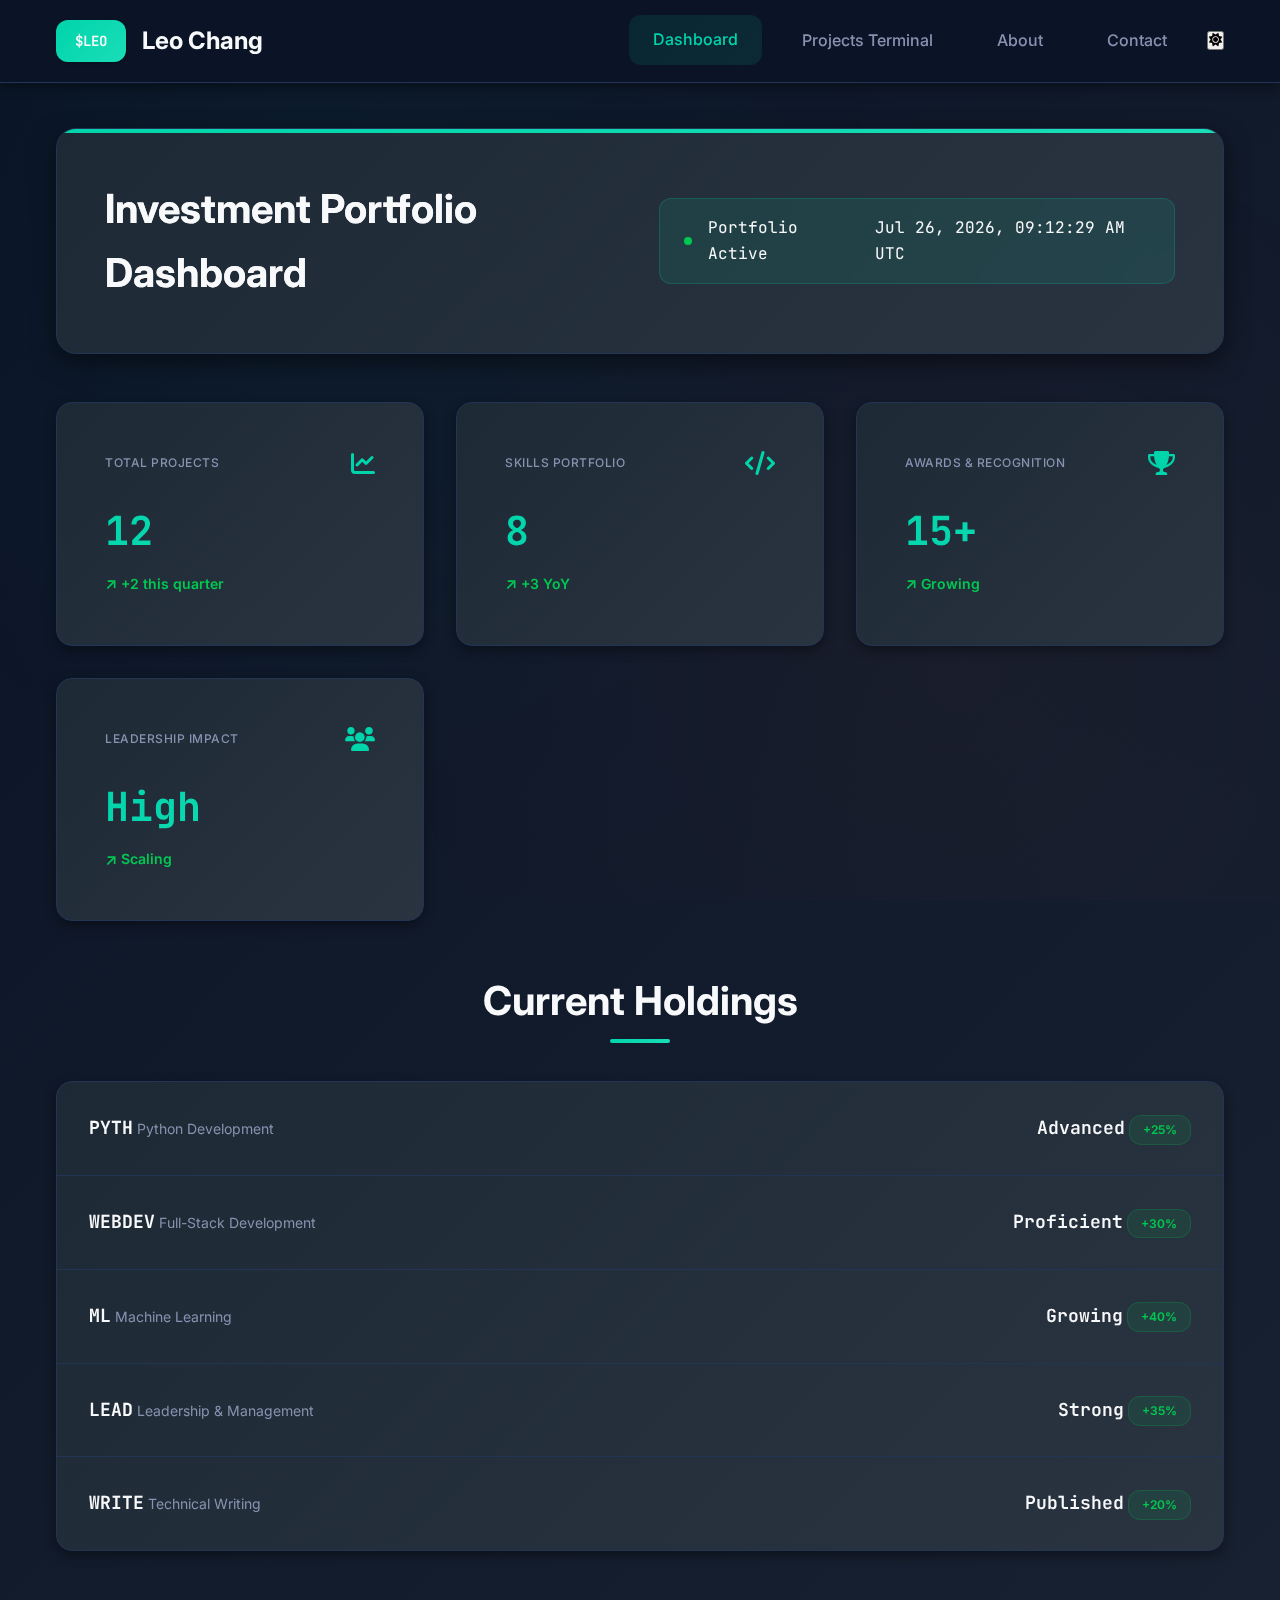
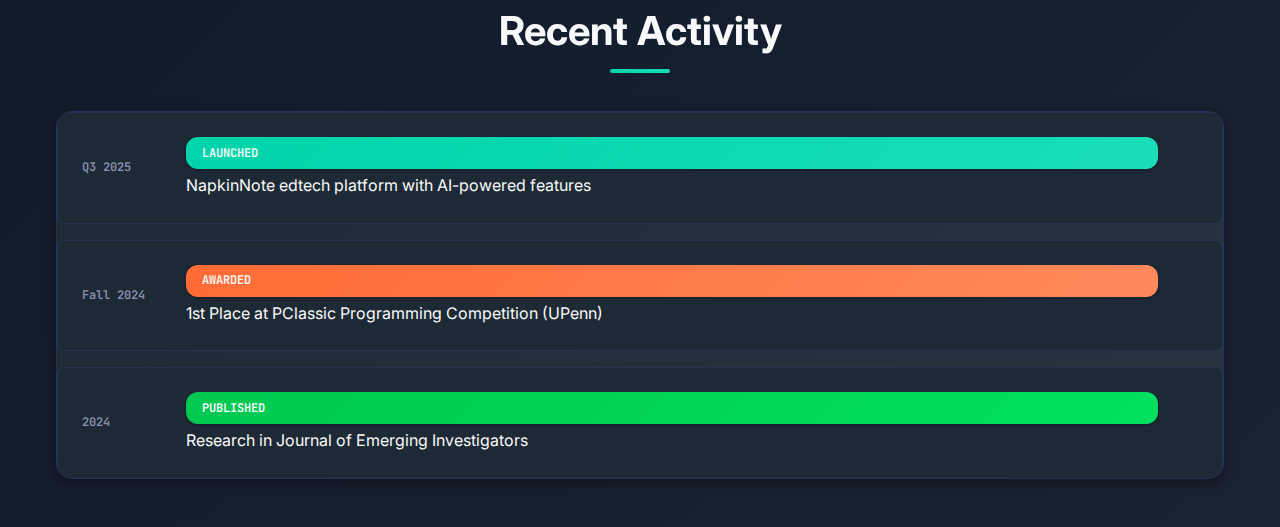
<file: index.html>
<!DOCTYPE html>
<html lang="en">
<head>
    <meta charset="UTF-8">
    <meta name="viewport" content="width=device-width, initial-scale=1.0">
    <title>Leo Chang | Investment Portfolio</title>
    <link rel="stylesheet" href="assets/css/styles.css">
    <link rel="preconnect" href="https://fonts.googleapis.com">
    <link rel="preconnect" href="https://fonts.gstatic.com" crossorigin>
    <link href="https://fonts.googleapis.com/css2?family=Montserrat:wght@400;600;700&family=Inter:wght@300;400;500&family=JetBrains+Mono:wght@400;500&display=swap" rel="stylesheet">
    <link rel="stylesheet" href="https://cdnjs.cloudflare.com/ajax/libs/font-awesome/6.0.0/css/all.min.css">
</head>
<body class="light-theme">
    <nav class="navbar">
        <div class="nav-container">
            <div class="nav-brand">
                <span class="ticker">$LEO</span>
                <span class="brand-text">Leo Chang</span>
            </div>
            <div class="nav-links">
                <a href="#dashboard" class="nav-link active">Dashboard</a>
                <a href="#terminal" class="nav-link">Projects Terminal</a>
                <a href="#about" class="nav-link">About</a>
                <a href="#contact" class="nav-link">Contact</a>
                <button class="theme-toggle" id="themeToggle">
                    <i class="fas fa-sun"></i>
                </button>
            </div>
        </div>
    </nav>

    <main>
        <!-- Dashboard Section -->
        <section id="dashboard" class="section active">
            <div class="container">
                <div class="dashboard-header">
                    <h1 class="main-title">Investment Portfolio Dashboard</h1>
                    <div class="market-status">
                        <span class="status-indicator positive"></span>
                        <span>Portfolio Active</span>
                        <span class="timestamp" id="timestamp"></span>
                    </div>
                </div>

                <!-- Key Metrics -->
                <div class="metrics-grid">
                    <div class="metric-card">
                        <div class="metric-header">
                            <span class="metric-label">Total Projects</span>
                            <i class="fas fa-chart-line metric-icon"></i>
                        </div>
                        <div class="metric-value">12</div>
                        <div class="metric-change positive">+2 this quarter</div>
                    </div>

                    <div class="metric-card">
                        <div class="metric-header">
                            <span class="metric-label">Skills Portfolio</span>
                            <i class="fas fa-code metric-icon"></i>
                        </div>
                        <div class="metric-value">8</div>
                        <div class="metric-change positive">+3 YoY</div>
                    </div>

                    <div class="metric-card">
                        <div class="metric-header">
                            <span class="metric-label">Awards & Recognition</span>
                            <i class="fas fa-trophy metric-icon"></i>
                        </div>
                        <div class="metric-value">15+</div>
                        <div class="metric-change positive">Growing</div>
                    </div>

                    <div class="metric-card">
                        <div class="metric-header">
                            <span class="metric-label">Leadership Impact</span>
                            <i class="fas fa-users metric-icon"></i>
                        </div>
                        <div class="metric-value">High</div>
                        <div class="metric-change positive">Scaling</div>
                    </div>
                </div>

                <!-- Holdings/Skills Portfolio -->
                <div class="portfolio-section">
                    <h2 class="section-title">Current Holdings</h2>
                    <div class="holdings-grid">
                        <div class="holding-item">
                            <div class="holding-info">
                                <span class="holding-symbol">PYTH</span>
                                <span class="holding-name">Python Development</span>
                            </div>
                            <div class="holding-metrics">
                                <span class="holding-price positive">Advanced</span>
                                <span class="holding-change positive">+25%</span>
                            </div>
                        </div>

                        <div class="holding-item">
                            <div class="holding-info">
                                <span class="holding-symbol">WEBDEV</span>
                                <span class="holding-name">Full-Stack Development</span>
                            </div>
                            <div class="holding-metrics">
                                <span class="holding-price positive">Proficient</span>
                                <span class="holding-change positive">+30%</span>
                            </div>
                        </div>

                        <div class="holding-item">
                            <div class="holding-info">
                                <span class="holding-symbol">ML</span>
                                <span class="holding-name">Machine Learning</span>
                            </div>
                            <div class="holding-metrics">
                                <span class="holding-price positive">Growing</span>
                                <span class="holding-change positive">+40%</span>
                            </div>
                        </div>

                        <div class="holding-item">
                            <div class="holding-info">
                                <span class="holding-symbol">LEAD</span>
                                <span class="holding-name">Leadership & Management</span>
                            </div>
                            <div class="holding-metrics">
                                <span class="holding-price positive">Strong</span>
                                <span class="holding-change positive">+35%</span>
                            </div>
                        </div>

                        <div class="holding-item">
                            <div class="holding-info">
                                <span class="holding-symbol">WRITE</span>
                                <span class="holding-name">Technical Writing</span>
                            </div>
                            <div class="holding-metrics">
                                <span class="holding-price positive">Published</span>
                                <span class="holding-change positive">+20%</span>
                            </div>
                        </div>
                    </div>
                </div>

                <!-- Recent Activity -->
                <div class="activity-section">
                    <h2 class="section-title">Recent Activity</h2>
                    <div class="activity-feed">

                        <div class="activity-item">
                            <div class="activity-time">Q3 2025</div>
                            <div class="activity-content">
                                <span class="activity-type buy">LAUNCHED</span>
                                <span class="activity-description">NapkinNote edtech platform with AI-powered features</span>
                            </div>
                        </div>

                        <div class="activity-item">
                            <div class="activity-time">Fall 2024</div>
                            <div class="activity-content">
                                <span class="activity-type achievement">AWARDED</span>
                                <span class="activity-description">1st Place at PClassic Programming Competition (UPenn)</span>
                            </div>
                        </div>

                        <div class="activity-item">
                            <div class="activity-time">2024</div>
                            <div class="activity-content">
                                <span class="activity-type published">PUBLISHED</span>
                                <span class="activity-description">Research in Journal of Emerging Investigators</span>
                            </div>
                        </div>
                    </div>
                </div>
            </div>
        </section>

        <!-- Terminal Section -->
        <section id="terminal" class="section">
            <div class="container">
                <div class="terminal-container">
                    <div class="terminal-header">
                        <div class="terminal-controls">
                            <span class="control close"></span>
                            <span class="control minimize"></span>
                            <span class="control maximize"></span>
                        </div>
                        <div class="terminal-title">leo@portfolio:~/projects$</div>
                    </div>
                    <div class="terminal-body">
                        <div class="terminal-output" id="terminalOutput">
                            <div class="terminal-line">
                                <span class="prompt">leo@portfolio:~/projects$</span> welcome
                            </div>
                            <div class="terminal-line output">
                                Welcome to Leo's Project Terminal!
                            </div>
                            <div class="terminal-line output">
                                Available commands:
                            </div>
                            <div class="terminal-line output">
                                - list: Show all projects
                            </div>
                            <div class="terminal-line output">
                                - view [project]: View project details
                            </div>
                            <div class="terminal-line output">
                                - skills: Show technical skills
                            </div>
                            <div class="terminal-line output">
                                - achievements: Show awards and recognition
                            </div>
                            <div class="terminal-line output">
                                - clear: Clear terminal
                            </div>
                            <div class="terminal-line output">
                                - help: Show available commands
                            </div>
                        </div>
                        <div class="terminal-input-line">
                            <span class="prompt">leo@portfolio:~/projects$</span>
                            <input type="text" class="terminal-input" id="terminalInput" autofocus>
                            <span class="cursor">|</span>
                        </div>
                    </div>
                </div>
            </div>
        </section>

        <!-- About Section -->
        <section id="about" class="section">
            <div class="container">
                <h2 class="section-title">About Leo Chang</h2>
                <div class="about-content">
                    <div class="about-text">
                        <p>Innovative and impact-driven high school student with a strong record of founding and leading technology ventures, educational initiatives, and community programs. Experienced in full-stack development, machine learning, and product design, with demonstrated success in building startups from ideation to execution.</p>

                        <p>Currently pursuing advanced coursework in Computer Science, Economics, and the Sciences at Princeton Day School, while maintaining leadership roles in multiple organizations and continuing to develop cutting-edge technology solutions.</p>

                        <div class="stats-row">
                            <div class="stat">
                                <div class="stat-number">2</div>
                                <div class="stat-label">Startups Founded</div>
                            </div>
                            <div class="stat">
                                <div class="stat-number">15+</div>
                                <div class="stat-label">Awards Earned</div>
                            </div>
                            <div class="stat">
                                <div class="stat-number">66+</div>
                                <div class="stat-label">Volunteer Hours</div>
                            </div>
                        </div>
                    </div>
                </div>
            </div>
        </section>

        <!-- Contact Section -->
        <section id="contact" class="section">
            <div class="container">
                <h2 class="section-title">Get In Touch</h2>
                <div class="contact-content">
                    <div class="contact-info">
                        <div class="contact-item">
                            <i class="fas fa-envelope"></i>
                            <span>leochang017@gmail.com</span>
                        </div>
                        <div class="contact-item">
                            <i class="fas fa-phone"></i>
                            <span>(724) 624-2360</span>
                        </div>
                        <div class="contact-item">
                            <i class="fas fa-map-marker-alt"></i>
                            <span>Yardley, PA</span>
                        </div>
                    </div>
                </div>
            </div>
        </section>
    </main>

    <script src="assets/js/main.js"></script>
</body>
</html>
</file>
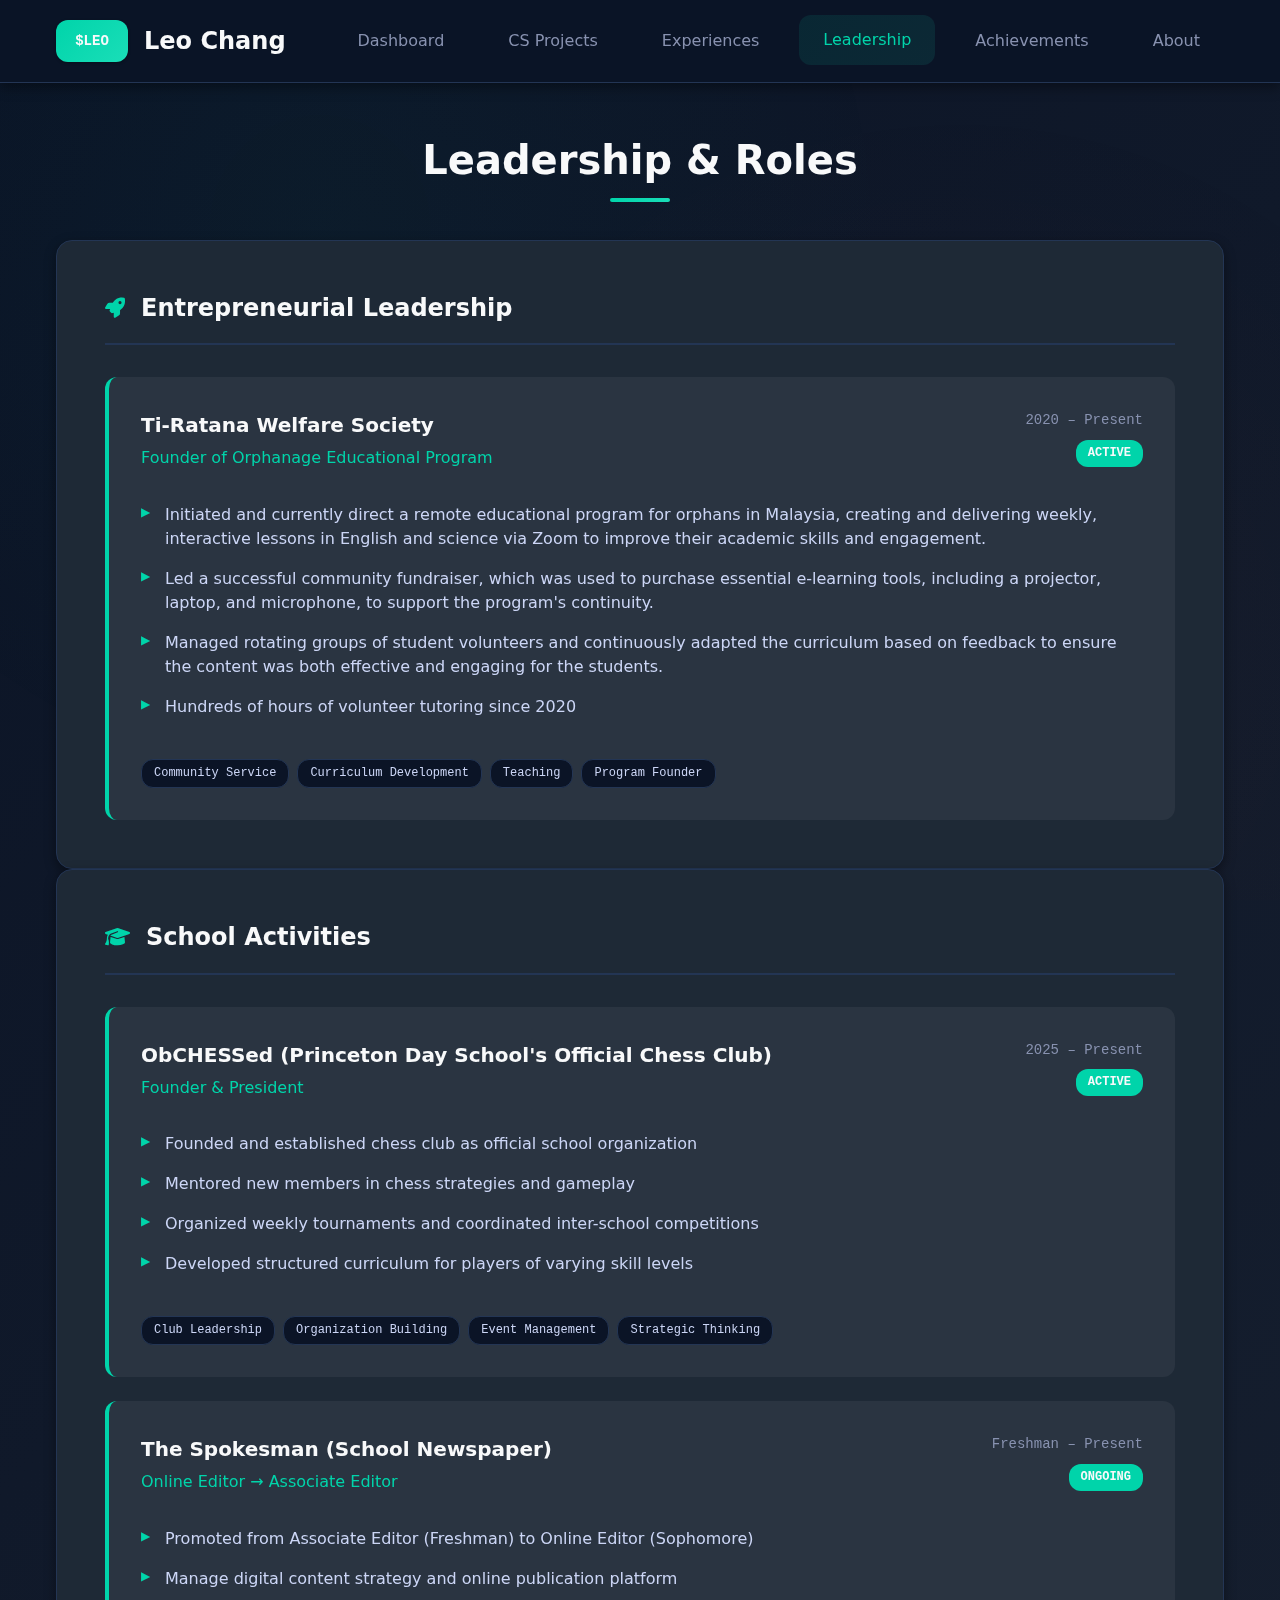
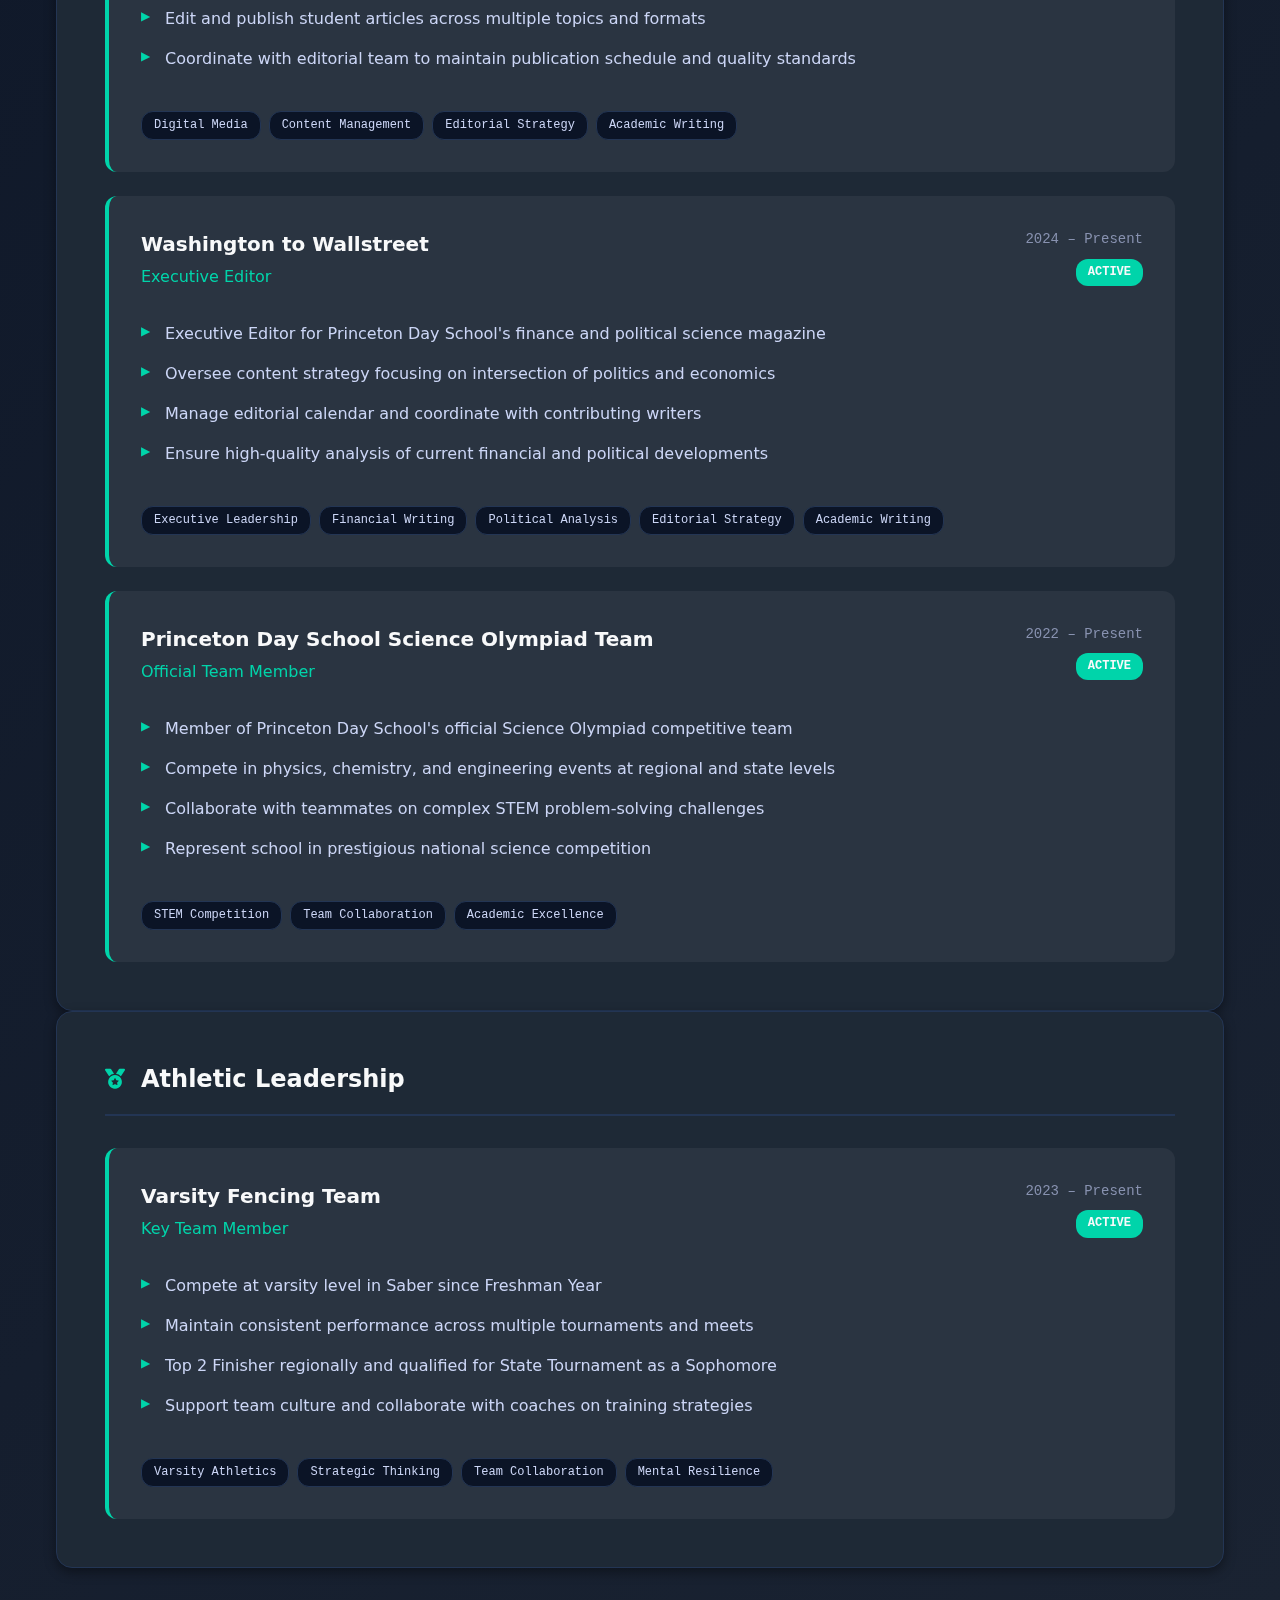
<file: leadership.html>
<!DOCTYPE html>
<html lang="en">
<head>
    <meta charset="UTF-8">
    <meta name="viewport" content="width=device-width, initial-scale=1.0">
    <title>Leadership Roles - Leo Chang</title>
    <link rel="stylesheet" href="assets/css/styles.css">
    <link rel="stylesheet" href="https://cdnjs.cloudflare.com/ajax/libs/font-awesome/6.4.0/css/all.min.css">
</head>
<body>
    <!-- Navigation -->
    <nav class="navbar">
        <div class="nav-container">
            <div class="nav-brand">
                <span class="ticker">$LEO</span>
                <span class="brand-text">Leo Chang</span>
            </div>
            <div class="nav-links">
                <a href="dashboard.html" class="nav-link">Dashboard</a>
                <a href="cs-projects.html" class="nav-link">CS Projects</a>
                <a href="experiences.html" class="nav-link">Experiences</a>
                <a href="leadership.html" class="nav-link active">Leadership</a>
                <a href="achievements.html" class="nav-link">Achievements</a>
                <a href="about.html" class="nav-link">About</a>
            </div>
        </div>
    </nav>

    <main>
        <!-- Leadership & Roles Section -->
        <section id="roles" class="section active">
            <div class="container">
                <h2 class="section-title">Leadership & Roles</h2>

                <div class="roles-container">
                    <!-- Entrepreneurial Leadership -->
                    <div class="role-category">
                        <h3 class="category-title">
                            <i class="fas fa-rocket"></i>
                            Entrepreneurial Leadership
                        </h3>

                        <div class="role-card">
                            <div class="role-header">
                                <div class="role-info">
                                    <h4 class="role-title">Ti-Ratana Welfare Society</h4>
                                    <span class="role-position">Founder of Orphanage Educational Program</span>
                                </div>
                                <div class="role-meta">
                                    <span class="role-duration">2020 – Present</span>
                                    <span class="role-status active">ACTIVE</span>
                                </div>
                            </div>
                            <div class="role-content">
                                <ul class="role-highlights">
                                    <li>Initiated and currently direct a remote educational program for orphans in Malaysia, creating and delivering weekly, interactive lessons in English and science via Zoom to improve their academic skills and engagement.</li>
                                    <li>Led a successful community fundraiser, which was used to purchase essential e-learning tools, including a projector, laptop, and microphone, to support the program's continuity.</li>
                                    <li>Managed rotating groups of student volunteers and continuously adapted the curriculum based on feedback to ensure the content was both effective and engaging for the students.</li>
                                    <li>Hundreds of hours of volunteer tutoring since 2020</li>
                                </ul>
                                <div class="role-tags">
                                    <span class="role-tag">Community Service</span>
                                    <span class="role-tag">Curriculum Development</span>
                                    <span class="role-tag">Teaching</span>
                                    <span class="role-tag">Program Founder</span>
                                </div>
                            </div>
                        </div>
                    </div>

                    <!-- School Activities -->
                    <div class="role-category">
                        <h3 class="category-title">
                            <i class="fas fa-graduation-cap"></i>
                            School Activities
                        </h3>

                        <div class="role-card">
                            <div class="role-header">
                                <div class="role-info">
                                    <h4 class="role-title">ObCHESSed (Princeton Day School's Official Chess Club)</h4>
                                    <span class="role-position">Founder & President</span>
                                </div>
                                <div class="role-meta">
                                    <span class="role-duration">2025 – Present</span>
                                    <span class="role-status active">ACTIVE</span>
                                </div>
                            </div>
                            <div class="role-content">
                                <ul class="role-highlights">
                                    <li>Founded and established chess club as official school organization</li>
                                    <li>Mentored new members in chess strategies and gameplay</li>
                                    <li>Organized weekly tournaments and coordinated inter-school competitions</li>
                                    <li>Developed structured curriculum for players of varying skill levels</li>
                                </ul>
                                <div class="role-tags">
                                    <span class="role-tag">Club Leadership</span>
                                    <span class="role-tag">Organization Building</span>
                                    <span class="role-tag">Event Management</span>
                                    <span class="role-tag">Strategic Thinking</span>
                                </div>
                            </div>
                        </div>

                        <div class="role-card">
                            <div class="role-header">
                                <div class="role-info">
                                    <h4 class="role-title">The Spokesman (School Newspaper)</h4>
                                    <span class="role-position">Online Editor → Associate Editor</span>
                                </div>
                                <div class="role-meta">
                                    <span class="role-duration">Freshman – Present</span>
                                    <span class="role-status active">ONGOING</span>
                                </div>
                            </div>
                            <div class="role-content">
                                <ul class="role-highlights">
                                    <li>Promoted from Associate Editor (Freshman) to Online Editor (Sophomore)</li>
                                    <li>Manage digital content strategy and online publication platform</li>
                                    <li>Edit and publish student articles across multiple topics and formats</li>
                                    <li>Coordinate with editorial team to maintain publication schedule and quality standards</li>
                                </ul>
                                <div class="role-tags">
                                    <span class="role-tag">Digital Media</span>
                                    <span class="role-tag">Content Management</span>
                                    <span class="role-tag">Editorial Strategy</span>
                                    <span class="role-tag">Academic Writing</span>
                                </div>
                            </div>
                        </div>

                        <div class="role-card">
                            <div class="role-header">
                                <div class="role-info">
                                    <h4 class="role-title">Washington to Wallstreet</h4>
                                    <span class="role-position">Executive Editor</span>
                                </div>
                                <div class="role-meta">
                                    <span class="role-duration">2024 – Present</span>
                                    <span class="role-status active">ACTIVE</span>
                                </div>
                            </div>
                            <div class="role-content">
                                <ul class="role-highlights">
                                    <li>Executive Editor for Princeton Day School's finance and political science magazine</li>
                                    <li>Oversee content strategy focusing on intersection of politics and economics</li>
                                    <li>Manage editorial calendar and coordinate with contributing writers</li>
                                    <li>Ensure high-quality analysis of current financial and political developments</li>
                                </ul>
                                <div class="role-tags">
                                    <span class="role-tag">Executive Leadership</span>
                                    <span class="role-tag">Financial Writing</span>
                                    <span class="role-tag">Political Analysis</span>
                                    <span class="role-tag">Editorial Strategy</span>
                                    <span class="role-tag">Academic Writing</span>
                                </div>
                            </div>
                        </div>

                        <div class="role-card">
                            <div class="role-header">
                                <div class="role-info">
                                    <h4 class="role-title">Princeton Day School Science Olympiad Team</h4>
                                    <span class="role-position">Official Team Member</span>
                                </div>
                                <div class="role-meta">
                                    <span class="role-duration">2022 – Present</span>
                                    <span class="role-status active">ACTIVE</span>
                                </div>
                            </div>
                            <div class="role-content">
                                <ul class="role-highlights">
                                    <li>Member of Princeton Day School's official Science Olympiad competitive team</li>
                                    <li>Compete in physics, chemistry, and engineering events at regional and state levels</li>
                                    <li>Collaborate with teammates on complex STEM problem-solving challenges</li>
                                    <li>Represent school in prestigious national science competition</li>
                                </ul>
                                <div class="role-tags">
                                    <span class="role-tag">STEM Competition</span>
                                    <span class="role-tag">Team Collaboration</span>
                                    <span class="role-tag">Academic Excellence</span>
                                </div>
                            </div>
                        </div>
                    </div>

                    <!-- Athletic Leadership -->
                    <div class="role-category">
                        <h3 class="category-title">
                            <i class="fas fa-medal"></i>
                            Athletic Leadership
                        </h3>

                        <div class="role-card">
                            <div class="role-header">
                                <div class="role-info">
                                    <h4 class="role-title">Varsity Fencing Team</h4>
                                    <span class="role-position">Key Team Member</span>
                                </div>
                                <div class="role-meta">
                                    <span class="role-duration">2023 – Present</span>
                                    <span class="role-status active">ACTIVE</span>
                                </div>
                            </div>
                            <div class="role-content">
                                <ul class="role-highlights">
                                    <li>Compete at varsity level in Saber since Freshman Year</li>
                                    <li>Maintain consistent performance across multiple tournaments and meets</li>
                                    <li>Top 2 Finisher regionally and qualified for State Tournament as a Sophomore</li>
                                    <li>Support team culture and collaborate with coaches on training strategies</li>
                                </ul>
                                <div class="role-tags">
                                    <span class="role-tag">Varsity Athletics</span>
                                    <span class="role-tag">Strategic Thinking</span>
                                    <span class="role-tag">Team Collaboration</span>
                                    <span class="role-tag">Mental Resilience</span>
                                </div>
                            </div>
                        </div>
                    </div>
                </div>
            </div>
        </section>
    </main>

    <script src="assets/js/main.js"></script>
</body>
</html>
</file>
<file: assets/css/styles.css>
/* Balanced Stock Market Portfolio Theme */

/* Root Variables */
:root {
    /* Enhanced Dark Stock Market Color Palette */
    --primary-dark: #0B1426;
    --primary: #1A2332;
    --primary-light: #2A3441;
    --secondary: #00D4AA;
    --secondary-light: #1ADEB8;
    --accent: #FF6B35;
    --accent-light: #FF8A5C;
    --success: #00C851;
    --danger: #FF4444;
    --warning: #FFB400;

    /* Dark Mode Colors */
    --bg-primary: #0B1426;
    --bg-secondary: #1A2332;
    --bg-tertiary: #2A3441;
    --surface: #1E2936;
    --surface-light: #2A3441;
    --text-primary: #F8F9FA;
    --text-secondary: #CCD6F6;
    --text-muted: #8892B0;
    --border-color: #233554;
    --white: #F8F9FA;

    /* Legacy gray scale (inverted for dark mode) */
    --gray-50: #0B1426;
    --gray-100: #1A2332;
    --gray-200: #233554;
    --gray-300: #2A3441;
    --gray-400: #495057;
    --gray-500: #6C757D;
    --gray-600: #8892B0;
    --gray-700: #CCD6F6;
    --gray-800: #F8F9FA;

    /* Dark Gradients */
    --gradient-primary: linear-gradient(135deg, var(--secondary) 0%, var(--secondary-light) 100%);
    --gradient-accent: linear-gradient(135deg, var(--accent) 0%, var(--accent-light) 100%);
    --gradient-card: linear-gradient(135deg, var(--surface) 0%, var(--surface-light) 100%);
    --gradient-bg: linear-gradient(135deg, var(--bg-primary) 0%, var(--bg-secondary) 100%);

    /* Typography */
    --font-heading: 'Inter', system-ui, sans-serif;
    --font-body: 'Inter', system-ui, sans-serif;
    --font-mono: 'JetBrains Mono', 'Consolas', monospace;

    /* Spacing */
    --spacing-xs: 0.5rem;
    --spacing-sm: 1rem;
    --spacing-md: 1.5rem;
    --spacing-lg: 2rem;
    --spacing-xl: 3rem;
    --spacing-xxl: 4rem;

    /* Dark Mode Shadows */
    --shadow-sm: 0 1px 3px rgba(0, 0, 0, 0.3);
    --shadow-md: 0 4px 12px rgba(0, 0, 0, 0.4);
    --shadow-lg: 0 8px 25px rgba(0, 0, 0, 0.5);
    --shadow-xl: 0 20px 40px rgba(0, 0, 0, 0.6);

    /* Borders */
    --border-radius: 12px;
    --border-radius-lg: 16px;
    --border-radius-xl: 20px;

    /* Transitions */
    --transition: all 0.3s cubic-bezier(0.4, 0, 0.2, 1);
    --transition-fast: all 0.15s ease;
}

/* Base Styles */
* {
    margin: 0;
    padding: 0;
    box-sizing: border-box;
}

html {
    scroll-behavior: smooth;
}

body {
    font-family: var(--font-body);
    background: var(--gradient-bg);
    color: var(--text-primary);
    line-height: 1.6;
    overflow-x: hidden;
}

/* Subtle background pattern */
body::before {
    content: '';
    position: fixed;
    top: 0;
    left: 0;
    width: 100%;
    height: 100%;
    background-image:
        radial-gradient(circle at 25% 25%, rgba(0, 212, 170, 0.03) 0%, transparent 50%),
        radial-gradient(circle at 75% 75%, rgba(255, 107, 53, 0.03) 0%, transparent 50%);
    pointer-events: none;
    z-index: -1;
}

.container {
    max-width: 1200px;
    margin: 0 auto;
    padding: 0 var(--spacing-sm);
}

/* Enhanced Navigation */
.navbar {
    background: rgba(11, 20, 38, 0.95);
    backdrop-filter: blur(20px);
    border-bottom: 1px solid var(--border-color);
    padding: var(--spacing-sm) 0;
    position: fixed;
    width: 100%;
    top: 0;
    z-index: 1000;
    box-shadow: var(--shadow-md);
    transition: var(--transition);
}

.navbar.scrolled {
    background: rgba(11, 20, 38, 0.98);
    box-shadow: var(--shadow-lg);
}

.nav-container {
    max-width: 1200px;
    margin: 0 auto;
    padding: 0 var(--spacing-sm);
    display: flex;
    justify-content: space-between;
    align-items: center;
}

.nav-brand {
    display: flex;
    align-items: center;
    gap: var(--spacing-sm);
    transition: var(--transition);
}

.nav-brand:hover {
    transform: translateY(-1px);
}

.ticker {
    background: var(--gradient-primary);
    color: var(--white);
    padding: 0.6rem 1.2rem;
    border-radius: var(--border-radius);
    font-family: var(--font-mono);
    font-weight: 600;
    font-size: 0.875rem;
    box-shadow: var(--shadow-sm);
    transition: var(--transition);
}

.ticker:hover {
    transform: scale(1.05);
    box-shadow: var(--shadow-md);
}

.brand-text {
    font-family: var(--font-heading);
    font-weight: 700;
    font-size: 1.5rem;
    color: var(--gray-800);
    transition: var(--transition);
}

.nav-links {
    display: flex;
    align-items: center;
    gap: var(--spacing-sm);
}

.nav-link {
    color: var(--gray-600);
    text-decoration: none;
    padding: 0.75rem var(--spacing-md);
    border-radius: var(--border-radius);
    transition: var(--transition);
    font-weight: 500;
    position: relative;
    overflow: hidden;
}

.nav-link::before {
    content: '';
    position: absolute;
    top: 0;
    left: -100%;
    width: 100%;
    height: 100%;
    background: var(--gradient-primary);
    transition: var(--transition);
    z-index: -1;
    opacity: 0.1;
}

.nav-link:hover::before,
.nav-link.active::before {
    left: 0;
}

.nav-link:hover,
.nav-link.active {
    color: var(--secondary);
    transform: translateY(-1px);
}

/* Sections */
.section {
    display: none;
    padding: calc(80px + var(--spacing-xl)) 0 var(--spacing-xl);
    min-height: 100vh;
}

.section.active {
    display: block;
    animation: fadeInUp 0.6s ease-out;
}

@keyframes fadeInUp {
    from {
        opacity: 0;
        transform: translateY(30px);
    }
    to {
        opacity: 1;
        transform: translateY(0);
    }
}

.section-title {
    font-family: var(--font-heading);
    font-size: 2.5rem;
    font-weight: 700;
    margin-bottom: var(--spacing-xl);
    color: var(--gray-800);
    text-align: center;
    position: relative;
}

.section-title::after {
    content: '';
    position: absolute;
    bottom: -10px;
    left: 50%;
    transform: translateX(-50%);
    width: 60px;
    height: 4px;
    background: var(--gradient-primary);
    border-radius: 2px;
}

/* Enhanced Dashboard Header */
.dashboard-header {
    display: flex;
    justify-content: space-between;
    align-items: center;
    margin-bottom: var(--spacing-xl);
    padding: var(--spacing-xl);
    background: var(--gradient-card);
    border-radius: var(--border-radius-xl);
    box-shadow: var(--shadow-lg);
    border: 1px solid var(--border-color);
    position: relative;
    overflow: hidden;
}

.dashboard-header::before {
    content: '';
    position: absolute;
    top: 0;
    left: 0;
    width: 100%;
    height: 4px;
    background: var(--gradient-primary);
}

.main-title {
    font-family: var(--font-heading);
    font-size: 2.5rem;
    font-weight: 700;
    color: var(--gray-800);
    background: linear-gradient(135deg, var(--gray-800) 0%, var(--gray-600) 100%);
    -webkit-background-clip: text;
    background-clip: text;
}

.market-status {
    display: flex;
    align-items: center;
    gap: var(--spacing-sm);
    font-family: var(--font-mono);
    background: rgba(0, 212, 170, 0.1);
    padding: var(--spacing-sm) var(--spacing-md);
    border-radius: var(--border-radius);
    border: 1px solid rgba(0, 212, 170, 0.2);
    backdrop-filter: blur(10px);
}

.status-indicator {
    width: 8px;
    height: 8px;
    border-radius: 50%;
    background: var(--success);
    animation: pulse 2s infinite;
}

@keyframes pulse {
    0%, 100% { opacity: 1; }
    50% { opacity: 0.5; }
}

/* Enhanced Metrics Grid */
.metrics-grid {
    display: grid;
    grid-template-columns: repeat(auto-fit, minmax(280px, 1fr));
    gap: var(--spacing-lg);
    margin-bottom: var(--spacing-xl);
}

.metric-card {
    background: var(--gradient-card);
    border-radius: var(--border-radius-lg);
    padding: var(--spacing-xl);
    box-shadow: var(--shadow-md);
    border: 1px solid var(--border-color);
    transition: var(--transition);
    position: relative;
    overflow: hidden;
}

.metric-card::before {
    content: '';
    position: absolute;
    top: 0;
    left: 0;
    width: 100%;
    height: 4px;
    background: var(--gradient-primary);
    transform: scaleX(0);
    transition: var(--transition);
}

.metric-card:hover {
    transform: translateY(-4px);
    box-shadow: var(--shadow-xl);
}

.metric-card:hover::before {
    transform: scaleX(1);
}

.metric-header {
    display: flex;
    justify-content: space-between;
    align-items: center;
    margin-bottom: var(--spacing-md);
}

.metric-label {
    font-size: 0.875rem;
    color: var(--gray-600);
    font-weight: 600;
    text-transform: uppercase;
    letter-spacing: 0.5px;
}

.metric-icon {
    color: var(--secondary);
    font-size: 1.5rem;
    transition: var(--transition);
}

.metric-card:hover .metric-icon {
    transform: scale(1.1);
    color: var(--secondary-light);
}

.metric-card .metric-value {
    font-family: var(--font-mono);
    font-size: 2.5rem;
    font-weight: 700;
    background: var(--gradient-primary);
    -webkit-background-clip: text;
    background-clip: text;
    -webkit-text-fill-color: transparent;
    margin-bottom: 0.5rem;
}

.metric-change {
    font-size: 0.875rem;
    font-weight: 600;
    color: var(--success);
    display: flex;
    align-items: center;
    gap: 0.25rem;
}

.metric-change::before {
    content: '↗';
    font-size: 1rem;
}

/* Enhanced Holdings Section */
.portfolio-section {
    margin-bottom: var(--spacing-xl);
}

.holdings-grid {
    background: var(--gradient-card);
    border-radius: var(--border-radius-lg);
    box-shadow: var(--shadow-md);
    border: 1px solid var(--border-color);
    overflow: hidden;
}

.holding-item {
    display: flex;
    justify-content: space-between;
    align-items: center;
    padding: var(--spacing-lg);
    border-bottom: 1px solid var(--border-color);
    transition: var(--transition);
    position: relative;
}

.holding-item::before {
    content: '';
    position: absolute;
    left: 0;
    top: 0;
    width: 4px;
    height: 100%;
    background: var(--gradient-primary);
    transform: scaleY(0);
    transition: var(--transition);
}

.holding-item:hover::before {
    transform: scaleY(1);
}

.holding-item:last-child {
    border-bottom: none;
}

.holding-item:hover {
    background: rgba(0, 212, 170, 0.05);
    transform: translateX(8px);
}

.holding-symbol {
    font-family: var(--font-mono);
    font-weight: 700;
    color: var(--gray-800);
    font-size: 1.125rem;
}

.holding-name {
    color: var(--gray-600);
    font-size: 0.875rem;
}

.holding-price {
    font-family: var(--font-mono);
    font-weight: 600;
    font-size: 1.125rem;
    color: var(--gray-800);
}

.holding-change {
    font-size: 0.75rem;
    font-weight: 600;
    color: var(--success);
    background: rgba(0, 200, 81, 0.1);
    padding: 0.4rem 0.8rem;
    border-radius: var(--border-radius);
    border: 1px solid rgba(0, 200, 81, 0.2);
}

/* Enhanced Activity Section */
.activity-feed {
    background: var(--gradient-card);
    border-radius: var(--border-radius-lg);
    box-shadow: var(--shadow-md);
    border: 1px solid var(--border-color);
    overflow: hidden;
}

.activity-item {
    display: flex;
    gap: var(--spacing-lg);
    padding: var(--spacing-lg);
    border-bottom: 1px solid var(--border-color);
    transition: var(--transition);
    position: relative;
}

.activity-item::before {
    content: '';
    position: absolute;
    left: 0;
    top: 0;
    width: 100%;
    height: 100%;
    background: linear-gradient(90deg, transparent, rgba(0, 212, 170, 0.03), transparent);
    opacity: 0;
    transition: var(--transition);
}

.activity-item:hover::before {
    opacity: 1;
}

.activity-item:last-child {
    border-bottom: none;
}

.activity-item:hover {
    transform: translateX(4px);
}

.activity-time {
    font-family: var(--font-mono);
    font-size: 0.75rem;
    color: var(--gray-600);
    min-width: 80px;
    font-weight: 600;
}

.activity-type {
    display: inline-block;
    padding: 0.4rem 1rem;
    border-radius: var(--border-radius);
    font-family: var(--font-mono);
    font-size: 0.75rem;
    font-weight: 600;
    margin-right: var(--spacing-sm);
    text-transform: uppercase;
    box-shadow: var(--shadow-sm);
    transition: var(--transition);
}

.activity-type.buy {
    background: var(--gradient-primary);
    color: var(--white);
}

.activity-type.achievement {
    background: var(--gradient-accent);
    color: var(--white);
}

.activity-type.published {
    background: linear-gradient(135deg, var(--success) 0%, #00E060 100%);
    color: var(--white);
}

.activity-type:hover {
    transform: scale(1.05);
}

/* Enhanced Terminal Section - CS Theme */
.terminal-container {
    background: var(--primary-dark);
    border-radius: var(--border-radius-lg);
    overflow: hidden;
    box-shadow: var(--shadow-xl);
    max-width: 900px;
    margin: 0 auto;
    border: 2px solid var(--border-color);
    position: relative;
}

.terminal-container::before {
    content: '';
    position: absolute;
    top: -2px;
    left: -2px;
    right: -2px;
    bottom: -2px;
    background: linear-gradient(45deg, var(--secondary), var(--accent), var(--secondary));
    border-radius: var(--border-radius-lg);
    z-index: -1;
    opacity: 0.3;
}

.terminal-header {
    background: linear-gradient(135deg, var(--primary) 0%, var(--primary-light) 100%);
    padding: var(--spacing-md);
    display: flex;
    align-items: center;
    gap: var(--spacing-md);
    border-bottom: 2px solid var(--border-color);
}

.terminal-controls {
    display: flex;
    gap: 0.5rem;
}

.control {
    width: 12px;
    height: 12px;
    border-radius: 50%;
    transition: var(--transition-fast);
    cursor: pointer;
}

.control:hover {
    transform: scale(1.2);
}

.control.close {
    background: linear-gradient(135deg, #FF5F57, #E8443A);
}

.control.minimize {
    background: linear-gradient(135deg, #FFBD2E, #E6A825);
}

.control.maximize {
    background: linear-gradient(135deg, #28CA42, #24B03A);
}

.terminal-title {
    font-family: var(--font-mono);
    color: var(--text-secondary);
    font-size: 0.875rem;
    font-weight: 600;
}

.terminal-body {
    padding: var(--spacing-lg);
    background: var(--primary-dark);
    color: var(--text-secondary);
    font-family: var(--font-mono);
    line-height: 1.5;
    min-height: 400px;
    font-size: 0.875rem;
}

.terminal-output {
    margin-bottom: var(--spacing-md);
    max-height: 350px;
    overflow-y: auto;
}

.terminal-line {
    margin-bottom: 0.5rem;
    animation: typeIn 0.3s ease-out;
    color: var(--text-secondary);
}

@keyframes typeIn {
    from { opacity: 0; transform: translateX(-10px); }
    to { opacity: 1; transform: translateX(0); }
}

.prompt {
    color: var(--secondary);
    font-weight: 600;
    text-shadow: 0 0 8px rgba(0, 212, 170, 0.3);
}

.output {
    color: var(--text-secondary);
    margin-left: 1rem;
}

.command {
    color: var(--text-primary);
}

.terminal-input-line {
    display: flex;
    align-items: center;
    background: rgba(255, 255, 255, 0.05);
    padding: var(--spacing-sm);
    border-radius: var(--border-radius);
    border: 1px solid rgba(0, 212, 170, 0.2);
    transition: var(--transition);
}

.terminal-input-line:focus-within {
    border-color: var(--secondary);
    box-shadow: 0 0 0 3px rgba(0, 212, 170, 0.1);
}

.terminal-input {
    background: transparent;
    border: none;
    color: #F8F9FA !important;
    font-family: var(--font-mono);
    font-size: 0.875rem;
    outline: none;
    flex: 1;
    margin-left: 0.5rem;
}

.cursor {
    color: var(--secondary);
    font-weight: bold;
    animation: blink 1s infinite;
}

@keyframes blink {
    0%, 50% { opacity: 1; }
    51%, 100% { opacity: 0; }
}

/* Portfolio Analytics Charts */
.chart-container {
    display: grid;
    grid-template-columns: 1fr 1fr;
    gap: var(--spacing-lg);
    margin-bottom: var(--spacing-xl);
}

.chart-card {
    background: var(--surface);
    border-radius: var(--border-radius-lg);
    padding: var(--spacing-xl);
    box-shadow: var(--shadow-md);
    border: 1px solid var(--border-color);
    transition: var(--transition);
}

.chart-card.full-width {
    grid-column: 1 / -1;
}

.chart-card:hover {
    transform: translateY(-3px);
    box-shadow: var(--shadow-lg);
}

.chart-header {
    display: flex;
    justify-content: space-between;
    align-items: center;
    margin-bottom: var(--spacing-md);
    border-bottom: 1px solid var(--border-color);
    padding-bottom: var(--spacing-sm);
}

.chart-header h3 {
    font-family: var(--font-heading);
    font-size: 1.25rem;
    font-weight: 600;
    color: var(--text-primary);
}

.chart-period {
    font-family: var(--font-mono);
    font-size: 0.875rem;
    color: var(--text-muted);
}

/* Progress Bars */
.progress-bar {
    background: var(--bg-tertiary);
    border-radius: var(--border-radius);
    height: 30px;
    margin-bottom: var(--spacing-sm);
    overflow: hidden;
    position: relative;
}

.progress-fill {
    height: 100%;
    background: var(--gradient-primary);
    border-radius: var(--border-radius);
    transition: width 2s ease-in-out;
    display: flex;
    align-items: center;
    justify-content: center;
    position: relative;
}

.progress-label {
    color: #000000;
    font-weight: 600;
    font-size: 0.875rem;
    font-family: var(--font-mono);
}

/* Pie Chart Styling */
.skill-pie-chart {
    display: grid;
    grid-template-columns: 1fr 1fr;
    gap: var(--spacing-sm);
    margin-top: var(--spacing-md);
}

.pie-segment {
    background: var(--bg-tertiary);
    border-radius: var(--border-radius);
    padding: var(--spacing-md);
    text-align: center;
    transition: var(--transition);
    border-left: 4px solid transparent;
}

.pie-segment:hover {
    transform: scale(1.05);
}

.pie-segment.programming {
    border-left-color: var(--secondary);
}

.pie-segment.leadership {
    border-left-color: var(--accent);
}

.pie-segment.research {
    border-left-color: var(--warning);
}

.pie-segment.creative {
    border-left-color: var(--success);
}

.pie-segment.volunteer {
    border-left-color: var(--danger);
}

.pie-label {
    font-family: var(--font-mono);
    font-size: 0.875rem;
    font-weight: 600;
    color: var(--text-secondary);
}

/* Watchlist Grid */
.watchlist-grid {
    background: var(--gradient-card);
    border-radius: var(--border-radius-lg);
    box-shadow: var(--shadow-md);
    border: 1px solid var(--border-color);
    overflow: hidden;
}

.watchlist-item {
    display: flex;
    justify-content: space-between;
    align-items: center;
    padding: var(--spacing-lg);
    border-bottom: 1px solid var(--border-color);
    background: var(--surface);
    transition: var(--transition);
}

.watchlist-item:last-child {
    border-bottom: none;
}

.watchlist-item:hover {
    background: var(--bg-secondary);
    transform: translateX(2px);
}

.stock-info {
    display: flex;
    flex-direction: column;
    gap: 4px;
}

.stock-symbol {
    font-family: var(--font-mono);
    font-weight: 600;
    color: var(--secondary);
    font-size: 0.9rem;
}

.stock-name {
    color: var(--text-secondary);
    font-size: 0.85rem;
}

.stock-metrics {
    display: flex;
    flex-direction: column;
    gap: 4px;
    text-align: right;
}

.stock-price {
    font-family: var(--font-mono);
    font-weight: 600;
    color: var(--text-primary);
    font-size: 0.9rem;
}

.stock-change {
    font-family: var(--font-mono);
    font-size: 0.75rem;
    font-weight: 600;
}

.stock-change.positive {
    color: var(--success);
}

/* Activity Feed */
.activity-feed {
    margin-top: var(--spacing-lg);
    display: flex;
    flex-direction: column;
    gap: var(--spacing-sm);
}

.activity-item {
    display: grid;
    grid-template-columns: auto 1fr auto;
    gap: var(--spacing-md);
    align-items: center;
    padding: var(--spacing-md);
    background: var(--surface);
    border: 1px solid var(--border-color);
    border-radius: 8px;
    transition: background-color 0.2s ease;
}

.activity-item:hover {
    background: var(--bg-secondary);
}

.activity-icon {
    width: 40px;
    height: 40px;
    border-radius: 50%;
    display: flex;
    align-items: center;
    justify-content: center;
    font-size: 1rem;
    color: var(--text-primary);
}

.activity-icon.commit {
    background: rgba(0, 212, 170, 0.2);
    color: var(--secondary);
}

.activity-icon.deploy {
    background: rgba(255, 107, 53, 0.2);
    color: var(--accent);
}

.activity-icon.award {
    background: rgba(255, 180, 0, 0.2);
    color: var(--warning);
}

.activity-content {
    display: flex;
    flex-direction: column;
    gap: 4px;
}

.activity-action {
    font-weight: 600;
    color: var(--text-primary);
    font-size: 0.9rem;
}

.activity-target {
    color: var(--text-secondary);
    font-size: 0.85rem;
}

.activity-time {
    color: var(--text-muted);
    font-size: 0.75rem;
    font-family: var(--font-mono);
}

.activity-value {
    font-family: var(--font-mono);
    font-weight: 600;
    font-size: 0.85rem;
    padding: 4px 8px;
    border-radius: 4px;
    white-space: nowrap;
}

.activity-value.positive {
    color: var(--success);
    background: rgba(0, 200, 81, 0.1);
}

.activity-value.neutral {
    color: var(--text-secondary);
    background: rgba(205, 214, 246, 0.1);
}


@keyframes pulse {
    0%, 100% { opacity: 1; }
    50% { opacity: 0.5; }
}

/* Resume Download Widget */
.resume-download-widget {
    margin-bottom: var(--spacing-xl);
}

.resume-card {
    background: var(--gradient-card);
    border-radius: var(--border-radius-lg);
    border: 1px solid var(--border-color);
    box-shadow: var(--shadow-md);
    padding: var(--spacing-xl);
    transition: var(--transition);
    position: relative;
    overflow: hidden;
}

.resume-card::before {
    content: '';
    position: absolute;
    top: 0;
    left: 0;
    width: 100%;
    height: 3px;
    background: var(--gradient-primary);
    transform: scaleX(0);
    transition: var(--transition);
}

.resume-card:hover::before {
    transform: scaleX(1);
}

.resume-card:hover {
    transform: translateY(-4px);
    box-shadow: var(--shadow-xl);
}

.resume-header {
    display: flex;
    align-items: center;
    gap: var(--spacing-lg);
    margin-bottom: var(--spacing-lg);
}

.resume-icon {
    width: 60px;
    height: 60px;
    border-radius: 50%;
    background: var(--gradient-primary);
    display: flex;
    align-items: center;
    justify-content: center;
    color: var(--white);
    font-size: 1.5rem;
    box-shadow: var(--shadow-sm);
    transition: var(--transition);
}

.resume-card:hover .resume-icon {
    transform: scale(1.1);
}

.resume-info {
    flex: 1;
}

.resume-title {
    font-family: var(--font-heading);
    font-size: 1.5rem;
    font-weight: 600;
    color: var(--text-primary);
    margin-bottom: 0.5rem;
}

.resume-subtitle {
    color: var(--text-secondary);
    font-size: 1rem;
    margin: 0;
}

.resume-actions {
    display: flex;
    gap: var(--spacing-md);
    justify-content: center;
}

.resume-download-btn,
.resume-view-btn {
    display: flex;
    align-items: center;
    gap: 0.5rem;
    padding: 0.75rem 1.5rem;
    border-radius: var(--border-radius);
    text-decoration: none;
    font-weight: 600;
    font-size: 0.875rem;
    text-transform: uppercase;
    letter-spacing: 0.5px;
    transition: var(--transition);
    border: 2px solid transparent;
}

.resume-download-btn {
    background: var(--gradient-primary);
    color: var(--white);
    box-shadow: var(--shadow-sm);
}

.resume-download-btn:hover {
    transform: translateY(-2px);
    box-shadow: var(--shadow-md);
    filter: brightness(1.1);
}

.resume-view-btn {
    background: transparent;
    color: var(--secondary);
    border-color: var(--secondary);
}

.resume-view-btn:hover {
    background: var(--secondary);
    color: var(--white);
    transform: translateY(-2px);
}

/* Professional Endorsements Widget (Dashboard Integration) */
.endorsements-widget {
    display: grid;
    grid-template-columns: 1fr 1fr;
    gap: var(--spacing-lg);
    margin-top: var(--spacing-lg);
}

.endorsement-card {
    background: var(--gradient-card);
    border-radius: var(--border-radius-lg);
    border: 1px solid var(--border-color);
    box-shadow: var(--shadow-md);
    transition: var(--transition);
    overflow: hidden;
    position: relative;
}

.endorsement-card::before {
    content: '';
    position: absolute;
    top: 0;
    left: 0;
    width: 100%;
    height: 3px;
    background: var(--gradient-primary);
    transform: scaleX(0);
    transition: var(--transition);
}

/* Achievable Theme (Blue) */
.endorsement-card.achievable-theme::before {
    background: linear-gradient(135deg, #007BFF 0%, #0056B3 100%);
}

.endorsement-card.achievable-theme .stock-ticker {
    background: linear-gradient(135deg, #007BFF 0%, #0056B3 100%);
}

.endorsement-card.achievable-theme .quote-icon {
    color: #007BFF;
}

.endorsement-card.achievable-theme .analyst-avatar {
    background: linear-gradient(135deg, #007BFF 0%, #0056B3 100%);
}

.endorsement-card.achievable-theme .analyst-title {
    color: #007BFF;
}

/* Mundial Theme (Yellow/Gold) */
.endorsement-card.mundial-theme::before {
    background: linear-gradient(135deg, #FFB400 0%, #FF8F00 100%);
}

.endorsement-card.mundial-theme .stock-ticker {
    background: linear-gradient(135deg, #FFB400 0%, #FF8F00 100%);
}

.endorsement-card.mundial-theme .quote-icon {
    color: #FFB400;
}

.endorsement-card.mundial-theme .analyst-avatar {
    background: linear-gradient(135deg, #FFB400 0%, #FF8F00 100%);
}

.endorsement-card.mundial-theme .analyst-title {
    color: #FFB400;
}

.endorsement-card:hover::before {
    transform: scaleX(1);
}

.endorsement-card:hover {
    transform: translateY(-4px);
    box-shadow: var(--shadow-xl);
}

.endorsement-card.placeholder-card {
    opacity: 0.8;
    border-style: dashed;
}

.endorsement-header {
    display: flex;
    justify-content: space-between;
    align-items: center;
    padding: var(--spacing-lg);
    background: linear-gradient(135deg, var(--surface) 0%, var(--surface-light) 100%);
    border-bottom: 1px solid var(--border-color);
}

.endorsement-meta {
    display: flex;
    align-items: center;
    gap: var(--spacing-md);
}

.ticker-with-logo {
    display: flex;
    align-items: center;
    gap: var(--spacing-xs);
}

.header-company-logo {
    height: 32px;
    width: auto;
    object-fit: contain;
    filter: brightness(0) invert(1);
    opacity: 1;
    transition: var(--transition);
    padding: 8px 12px;
    background: rgba(255, 255, 255, 0.2);
    border: 2px solid rgba(255, 255, 255, 0.4);
    border-radius: 8px;
}

.endorsement-card:hover .header-company-logo {
    opacity: 1;
    transform: scale(1.05);
}

/* Company Logo Footer */
.company-logo-footer {
    padding: var(--spacing-sm);
    border-top: 1px solid var(--border-color);
    background: rgba(255, 255, 255, 0.02);
    display: flex;
    justify-content: center;
    align-items: center;
}

.footer-company-logo {
    height: 28px;
    width: auto;
    object-fit: contain;
    opacity: 0.6;
    transition: var(--transition);
}

/* Achievable logo - make white */
.achievable-theme .footer-company-logo {
    filter: brightness(0) invert(1);
}

/* Mundial logo - make visible */
.mundial-theme .footer-company-logo {
    height: 28px;
    filter: brightness(0) invert(1);
}

.endorsement-card:hover .footer-company-logo {
    opacity: 0.8;
}

.achievable-theme:hover .footer-company-logo {
    transform: scale(1.05);
}

.mundial-theme:hover .footer-company-logo {
    transform: scale(1.05);
}

.stock-ticker {
    background: var(--gradient-primary);
    color: var(--white);
    padding: 0.5rem 1rem;
    border-radius: var(--border-radius);
    font-family: var(--font-mono);
    font-weight: 700;
    font-size: 0.875rem;
    letter-spacing: 0.5px;
    box-shadow: var(--shadow-sm);
}

.endorsement-type {
    background: var(--success);
    color: var(--white);
    padding: 0.4rem 0.8rem;
    border-radius: var(--border-radius);
    font-family: var(--font-mono);
    font-size: 0.75rem;
    font-weight: 600;
    text-transform: uppercase;
    letter-spacing: 0.5px;
}

.endorsement-type:contains("UNDER REVIEW") {
    background: var(--warning);
}

.endorsement-rating {
    display: flex;
    align-items: center;
    gap: var(--spacing-sm);
}

.rating-stars {
    display: flex;
    gap: 2px;
    color: var(--warning);
    font-size: 0.875rem;
}

.rating-value {
    font-family: var(--font-mono);
    font-weight: 600;
    color: var(--text-secondary);
    font-size: 0.875rem;
}

.rating-pending {
    display: flex;
    align-items: center;
    gap: var(--spacing-xs);
    color: var(--text-muted);
    font-family: var(--font-mono);
    font-size: 0.75rem;
}

.endorsement-content {
    padding: var(--spacing-lg);
}

.quote-section {
    margin-bottom: var(--spacing-lg);
    position: relative;
}

.quote-icon {
    font-size: 1.5rem;
    color: var(--secondary);
    margin-bottom: var(--spacing-sm);
    opacity: 0.8;
}

.endorsement-quote {
    font-size: 1rem;
    line-height: 1.6;
    color: var(--text-secondary);
    font-style: italic;
    margin: 0;
}

.placeholder-text {
    opacity: 0.7;
    color: var(--text-muted);
}

.analyst-info {
    display: flex;
    justify-content: space-between;
    align-items: flex-start;
    gap: var(--spacing-lg);
    padding-top: var(--spacing-md);
    border-top: 1px solid var(--border-color);
}

.analyst-profile {
    display: flex;
    align-items: center;
    gap: var(--spacing-md);
    flex: 1;
}

.analyst-avatar {
    width: 50px;
    height: 50px;
    border-radius: 50%;
    background: var(--gradient-primary);
    display: flex;
    align-items: center;
    justify-content: center;
    color: var(--white);
    font-size: 1.25rem;
    box-shadow: var(--shadow-sm);
    transition: var(--transition);
    overflow: hidden;
}

.avatar-image {
    width: 100%;
    height: 100%;
    object-fit: cover;
    border-radius: 50%;
}

.analyst-avatar.placeholder {
    background: var(--bg-tertiary);
    color: var(--text-muted);
    border: 2px dashed var(--border-color);
}

.endorsement-card:hover .analyst-avatar {
    transform: scale(1.05);
}

.analyst-details {
    flex: 1;
}

.company-header {
    display: flex;
    align-items: center;
    gap: var(--spacing-sm);
    margin-bottom: 0.5rem;
}

.company-logo {
    height: 24px;
    width: auto;
    object-fit: contain;
    opacity: 0.8;
    transition: var(--transition);
}

.endorsement-card:hover .company-logo {
    opacity: 1;
    transform: scale(1.05);
}

.analyst-info-text {
    flex: 1;
}

.analyst-name {
    font-family: var(--font-heading);
    font-size: 1rem;
    font-weight: 600;
    color: var(--text-primary);
    margin-bottom: 0.25rem;
}

.analyst-title {
    color: var(--secondary);
    font-weight: 500;
    font-size: 0.875rem;
    margin-bottom: 0.125rem;
}

.coverage-period {
    color: var(--text-muted);
    font-family: var(--font-mono);
    font-size: 0.75rem;
    font-weight: 500;
}

.endorsement-metrics {
    display: flex;
    flex-direction: column;
    gap: 0.5rem;
    min-width: 120px;
}

.metric-item {
    display: flex;
    justify-content: space-between;
    align-items: center;
    gap: var(--spacing-sm);
}

.metric-label {
    font-size: 0.75rem;
    color: var(--text-muted);
    font-weight: 500;
    text-transform: uppercase;
    letter-spacing: 0.5px;
}

.endorsement-metrics .metric-value {
    font-family: var(--font-mono);
    font-size: 0.75rem;
    font-weight: 600;
    padding: 0.25rem 0.5rem;
    border-radius: 4px;
    text-transform: uppercase;
    letter-spacing: 0.5px;
}

.endorsement-metrics .metric-value.positive {
    background: rgba(0, 200, 81, 0.1);
    color: var(--success);
    border: 1px solid rgba(0, 200, 81, 0.2);
}

.endorsement-metrics .metric-value.neutral {
    background: var(--surface);
    color: var(--text-primary);
    border: 1px solid var(--secondary);
}

/* Certificate Section */
.certificate-section {
    margin-top: var(--spacing-lg);
    padding-top: var(--spacing-md);
    border-top: 1px solid var(--border-color);
}

.certificate-section h4 {
    color: var(--text-secondary);
    font-size: 0.875rem;
    font-weight: 600;
    text-transform: uppercase;
    letter-spacing: 0.5px;
    margin-bottom: var(--spacing-md);
}

.certificate-container {
    display: flex;
    justify-content: center;
    align-items: center;
    padding: var(--spacing-md);
    background: var(--bg-tertiary);
    border-radius: var(--border-radius);
    border: 1px solid var(--border-color);
}

.certificate-image {
    max-width: 500px;
    max-height: 600px;
    width: 100%;
    height: auto;
    transform: rotate(-90deg);
    border-radius: var(--border-radius);
    box-shadow: var(--shadow-md);
    transition: var(--transition);
}

.certificate-image:hover {
    transform: rotate(-90deg) scale(1.05);
    box-shadow: var(--shadow-lg);
}

/* Enhanced Testimonials Section */
.testimonials-grid {
    display: grid;
    grid-template-columns: repeat(auto-fit, minmax(400px, 1fr));
    gap: var(--spacing-xl);
    margin-bottom: var(--spacing-lg);
}

.testimonial-card {
    background: var(--gradient-card);
    border-radius: var(--border-radius-lg);
    padding: var(--spacing-xl);
    box-shadow: var(--shadow-md);
    border: 1px solid var(--border-color);
    transition: var(--transition);
    position: relative;
    overflow: hidden;
}

.testimonial-card::before {
    content: '';
    position: absolute;
    top: 0;
    left: 0;
    right: 0;
    height: 4px;
    background: var(--gradient-primary);
    transform: scaleX(0);
    transition: var(--transition);
    transform-origin: left;
}

.testimonial-card:hover::before {
    transform: scaleX(1);
}

.testimonial-card:hover {
    transform: translateY(-5px);
    box-shadow: var(--shadow-lg);
}

.testimonial-card.placeholder {
    opacity: 0.7;
    border-style: dashed;
}

.testimonial-quote {
    margin-bottom: var(--spacing-lg);
    position: relative;
}

.quote-icon {
    font-size: 2rem;
    color: var(--secondary);
    margin-bottom: var(--spacing-md);
    opacity: 0.8;
}

.testimonial-quote p {
    font-size: 1.125rem;
    line-height: 1.7;
    color: var(--text-secondary);
    font-style: italic;
    position: relative;
    z-index: 1;
}

.placeholder-text {
    opacity: 0.8;
    font-style: italic;
}

.testimonial-author {
    display: flex;
    justify-content: space-between;
    align-items: flex-end;
    gap: var(--spacing-md);
    padding-top: var(--spacing-md);
    border-top: 1px solid var(--border-color);
}

.author-info {
    flex: 1;
}

.author-name {
    font-family: var(--font-heading);
    font-size: 1.125rem;
    font-weight: 600;
    color: var(--text-primary);
    margin-bottom: 0.25rem;
}

.author-title {
    color: var(--secondary);
    font-weight: 500;
    font-size: 0.875rem;
    margin-bottom: 0.125rem;
}

.author-company {
    color: var(--text-muted);
    font-size: 0.875rem;
    font-weight: 500;
}

.testimonial-context {
    display: flex;
    flex-direction: column;
    align-items: flex-end;
    gap: 0.5rem;
}

.context-badge {
    background: var(--secondary);
    color: var(--white);
    padding: 0.25rem 0.75rem;
    border-radius: var(--border-radius);
    font-family: var(--font-mono);
    font-size: 0.75rem;
    font-weight: 600;
    text-transform: uppercase;
}

.context-period {
    color: var(--text-muted);
    font-family: var(--font-mono);
    font-size: 0.75rem;
    font-weight: 500;
}

/* Enhanced Internships Section */
.internships-grid {
    display: grid;
    gap: var(--spacing-xl);
    margin-bottom: var(--spacing-lg);
}

.internship-card {
    background: var(--surface);
    border-radius: var(--border-radius-lg);
    padding: var(--spacing-xl);
    box-shadow: var(--shadow-md);
    border-left: 4px solid var(--secondary);
    transition: var(--transition);
    position: relative;
    overflow: hidden;
}

.internship-card::before {
    content: '';
    position: absolute;
    top: 0;
    left: 0;
    right: 0;
    height: 3px;
    background: var(--gradient-primary);
    transform: scaleX(0);
    transition: var(--transition);
    transform-origin: left;
}

.internship-card:hover::before {
    transform: scaleX(1);
}

.internship-card:hover {
    transform: translateY(-5px);
    box-shadow: var(--shadow-lg);
}

.internship-header {
    display: flex;
    justify-content: space-between;
    align-items: flex-start;
    margin-bottom: var(--spacing-md);
    gap: var(--spacing-md);
}

.internship-company h3 {
    font-family: var(--font-heading);
    font-size: 1.5rem;
    font-weight: 700;
    color: var(--gray-800);
    margin-bottom: 0.25rem;
}

.internship-position {
    color: var(--secondary);
    font-weight: 600;
    font-size: 1.125rem;
}

.internship-meta {
    display: flex;
    flex-direction: column;
    align-items: flex-end;
    gap: 0.5rem;
}

.internship-duration {
    color: var(--gray-600);
    font-family: var(--font-mono);
    font-weight: 500;
}

.internship-status {
    padding: 0.25rem 0.75rem;
    border-radius: var(--border-radius);
    font-family: var(--font-mono);
    font-size: 0.75rem;
    font-weight: 600;
    text-transform: uppercase;
}

.internship-status.active {
    background: var(--secondary);
    color: var(--white);
}

.internship-status.published {
    background: var(--accent);
    color: var(--white);
}

.internship-content {
    display: grid;
    gap: var(--spacing-md);
}

.internship-description p {
    font-size: 1.125rem;
    line-height: 1.7;
    color: var(--gray-700);
}

.internship-highlights h4,
.tech-stack h4 {
    font-family: var(--font-heading);
    font-size: 1rem;
    font-weight: 600;
    color: var(--gray-800);
    margin-bottom: 0.75rem;
}

.internship-highlights ul {
    list-style: none;
    padding: 0;
}

.internship-highlights li {
    padding: 0.5rem 0;
    padding-left: 1.5rem;
    position: relative;
    color: var(--gray-700);
    line-height: 1.5;
}

.internship-highlights li::before {
    content: "▶";
    position: absolute;
    left: 0;
    color: var(--secondary);
    font-size: 0.75rem;
}

.tech-tags {
    display: flex;
    flex-wrap: wrap;
    gap: 0.5rem;
}

.tech-tag {
    background: var(--bg-tertiary);
    color: var(--gray-700);
    padding: 0.5rem 1rem;
    border-radius: var(--border-radius);
    font-family: var(--font-mono);
    font-size: 0.875rem;
    font-weight: 500;
    transition: var(--transition);
}

.tech-tag:hover {
    background: var(--secondary);
    color: var(--white);
    transform: scale(1.05);
}

/* Leadership & Roles Section */
.roles-grid {
    display: grid;
    gap: var(--spacing-xl);
    margin-bottom: var(--spacing-lg);
}

.role-category {
    background: var(--surface);
    border-radius: var(--border-radius-lg);
    padding: var(--spacing-xl);
    box-shadow: var(--shadow-md);
    border: 1px solid var(--border-color);
}

.category-title {
    display: flex;
    align-items: center;
    gap: var(--spacing-sm);
    font-family: var(--font-heading);
    font-size: 1.5rem;
    font-weight: 700;
    color: var(--text-primary);
    margin-bottom: var(--spacing-lg);
    border-bottom: 2px solid var(--border-color);
    padding-bottom: var(--spacing-sm);
}

.category-title i {
    color: var(--secondary);
    font-size: 1.25rem;
}

.role-card {
    background: var(--bg-tertiary);
    border-radius: var(--border-radius);
    padding: var(--spacing-lg);
    margin-bottom: var(--spacing-md);
    border-left: 4px solid var(--secondary);
    transition: var(--transition);
    position: relative;
    overflow: hidden;
}

.role-card::before {
    content: '';
    position: absolute;
    top: 0;
    left: 0;
    right: 0;
    height: 2px;
    background: var(--gradient-primary);
    transform: scaleX(0);
    transition: var(--transition);
    transform-origin: left;
}

.role-card:hover::before {
    transform: scaleX(1);
}

.role-card:hover {
    transform: translateY(-3px);
    box-shadow: var(--shadow-lg);
}

.role-card:last-child {
    margin-bottom: 0;
}

.role-header {
    display: flex;
    justify-content: space-between;
    align-items: flex-start;
    margin-bottom: var(--spacing-md);
    gap: var(--spacing-md);
}

.role-title {
    font-family: var(--font-heading);
    font-size: 1.25rem;
    font-weight: 600;
    color: var(--text-primary);
    margin-bottom: 0.25rem;
}

.role-position {
    color: var(--secondary);
    font-weight: 500;
    font-size: 1rem;
}

.role-meta {
    display: flex;
    flex-direction: column;
    align-items: flex-end;
    gap: 0.5rem;
}

.role-duration {
    color: var(--text-muted);
    font-family: var(--font-mono);
    font-size: 0.875rem;
    font-weight: 500;
}

.role-status {
    padding: 0.25rem 0.75rem;
    border-radius: var(--border-radius);
    font-family: var(--font-mono);
    font-size: 0.75rem;
    font-weight: 600;
    text-transform: uppercase;
}

.role-status.active {
    background: var(--secondary);
    color: var(--white);
}

.role-status.completed {
    background: var(--accent);
    color: var(--white);
}

.role-content {
    display: grid;
    gap: var(--spacing-md);
}

.role-highlights {
    list-style: none;
    padding: 0;
    margin: 0;
}

.role-highlights li {
    padding: 0.5rem 0;
    padding-left: 1.5rem;
    position: relative;
    color: var(--text-secondary);
    line-height: 1.5;
}

.role-highlights li::before {
    content: "▶";
    position: absolute;
    left: 0;
    color: var(--secondary);
    font-size: 0.75rem;
}

.role-tags {
    display: flex;
    flex-wrap: wrap;
    gap: 0.5rem;
    margin-top: var(--spacing-xs);
}

.role-tag {
    background: var(--bg-primary);
    color: var(--text-secondary);
    padding: 0.25rem 0.75rem;
    border-radius: var(--border-radius);
    font-family: var(--font-mono);
    font-size: 0.75rem;
    font-weight: 500;
    border: 1px solid var(--border-color);
    transition: var(--transition);
}

.role-tag:hover {
    background: var(--secondary);
    color: var(--white);
    transform: scale(1.05);
}

/* Enhanced Achievements Section */
.achievements-grid {
    display: grid;
    grid-template-columns: repeat(auto-fit, minmax(350px, 1fr));
    gap: var(--spacing-lg);
    margin-top: var(--spacing-lg);
}

.achievement-card {
    background: var(--gradient-card);
    border-radius: var(--border-radius-lg);
    padding: var(--spacing-xl);
    box-shadow: var(--shadow-md);
    transition: var(--transition);
    border: 1px solid var(--border-color);
    position: relative;
    overflow: hidden;
}

.achievement-card::before {
    content: '';
    position: absolute;
    top: 0;
    left: 0;
    width: 100%;
    height: 4px;
    background: var(--gradient-accent);
    transform: scaleX(0);
    transition: var(--transition);
}

.achievement-card:hover {
    transform: translateY(-6px);
    box-shadow: var(--shadow-xl);
}

.achievement-card:hover::before {
    transform: scaleX(1);
}

.achievement-icon {
    display: flex;
    align-items: center;
    justify-content: center;
    width: 60px;
    height: 60px;
    border-radius: 50%;
    background: var(--gradient-primary);
    color: var(--white);
    font-size: 1.5rem;
    margin-bottom: var(--spacing-md);
    box-shadow: var(--shadow-md);
    transition: var(--transition);
}

.achievement-card:hover .achievement-icon {
    transform: scale(1.1);
    box-shadow: var(--shadow-lg);
}

.achievement-title {
    font-family: var(--font-heading);
    font-size: 1.25rem;
    font-weight: 600;
    color: var(--gray-800);
    margin-bottom: 0.5rem;
}

.achievement-subtitle {
    color: var(--secondary);
    font-weight: 600;
    margin-bottom: var(--spacing-sm);
    font-size: 1rem;
}

.achievement-description {
    color: var(--gray-600);
    font-size: 0.875rem;
    line-height: 1.6;
    margin-bottom: var(--spacing-sm);
}

.achievement-year {
    display: inline-block;
    background: var(--gradient-card);
    color: var(--gray-700);
    padding: 0.4rem 1rem;
    border-radius: var(--border-radius);
    font-family: var(--font-mono);
    font-size: 0.75rem;
    font-weight: 600;
    box-shadow: var(--shadow-sm);
}

/* Enhanced About Section */
.about-content {
    max-width: 800px;
    margin: 0 auto;
    background: var(--gradient-card);
    border-radius: var(--border-radius-xl);
    padding: var(--spacing-xxl);
    box-shadow: var(--shadow-lg);
    border: 1px solid var(--border-color);
    position: relative;
}

.about-content::before {
    content: '';
    position: absolute;
    top: 0;
    left: 0;
    width: 100%;
    height: 4px;
    background: var(--gradient-primary);
    border-radius: var(--border-radius-xl) var(--border-radius-xl) 0 0;
}

.about-text {
    font-size: 1.125rem;
    line-height: 1.8;
    color: var(--gray-700);
    text-align: center;
}

.about-text p {
    margin-bottom: var(--spacing-lg);
}

.education-details {
    margin: var(--spacing-lg) 0;
    padding: var(--spacing-lg);
    background: var(--bg-tertiary);
    border-radius: var(--border-radius);
    border-left: 4px solid var(--secondary);
}

.education-details h4 {
    font-family: var(--font-heading);
    font-size: 1.25rem;
    font-weight: 600;
    color: var(--text-primary);
    margin-bottom: var(--spacing-md);
}

.coursework-grid {
    display: grid;
    grid-template-columns: 1fr 1fr;
    gap: var(--spacing-lg);
}

.coursework-category h5 {
    font-family: var(--font-heading);
    font-size: 1rem;
    font-weight: 600;
    color: var(--secondary);
    margin-bottom: var(--spacing-sm);
}

.coursework-category ul {
    list-style: none;
    padding: 0;
}

.coursework-category li {
    padding: 0.25rem 0;
    color: var(--text-secondary);
    font-size: 0.875rem;
    padding-left: 1rem;
    position: relative;
}

.coursework-category li::before {
    content: "•";
    position: absolute;
    left: 0;
    color: var(--secondary);
}

.stats-row {
    display: grid;
    grid-template-columns: repeat(auto-fit, minmax(150px, 1fr));
    gap: var(--spacing-lg);
    margin-top: var(--spacing-xl);
    padding-top: var(--spacing-lg);
    border-top: 2px solid var(--border-color);
}

.stat {
    text-align: center;
    padding: var(--spacing-lg);
    background: rgba(0, 212, 170, 0.05);
    border-radius: var(--border-radius-lg);
    border: 1px solid rgba(0, 212, 170, 0.1);
    transition: var(--transition);
}

.stat:hover {
    transform: translateY(-4px);
    box-shadow: var(--shadow-md);
    background: rgba(0, 212, 170, 0.08);
}

.stat-number {
    font-family: var(--font-mono);
    font-size: 2.5rem;
    font-weight: 700;
    background: var(--gradient-primary);
    -webkit-background-clip: text;
    background-clip: text;
    -webkit-text-fill-color: transparent;
    margin-bottom: 0.5rem;
}

.stat-label {
    color: var(--gray-600);
    font-weight: 600;
    font-size: 0.875rem;
    text-transform: uppercase;
    letter-spacing: 0.5px;
}

/* Enhanced Contact Section */
.contact-content {
    max-width: 600px;
    margin: 0 auto;
}

.contact-info {
    display: flex;
    flex-direction: column;
    gap: var(--spacing-md);
}

.contact-item {
    display: flex;
    align-items: center;
    gap: var(--spacing-md);
    padding: var(--spacing-xl);
    background: var(--gradient-card);
    border-radius: var(--border-radius-lg);
    box-shadow: var(--shadow-md);
    font-size: 1.125rem;
    transition: var(--transition);
    border: 1px solid var(--border-color);
    position: relative;
    overflow: hidden;
}

.contact-item::before {
    content: '';
    position: absolute;
    left: 0;
    top: 0;
    width: 4px;
    height: 100%;
    background: var(--gradient-primary);
    transform: scaleY(0);
    transition: var(--transition);
}

.contact-item:hover::before {
    transform: scaleY(1);
}

.contact-item:hover {
    transform: translateY(-4px);
    box-shadow: var(--shadow-xl);
}

.contact-item i {
    color: var(--secondary);
    width: 24px;
    font-size: 1.25rem;
    transition: var(--transition);
}

.contact-item:hover i {
    transform: scale(1.1);
    color: var(--secondary-light);
}

.contact-item span {
    color: var(--gray-700);
    font-weight: 500;
}

/* Responsive Design */
@media (max-width: 768px) {
    .nav-container {
        flex-direction: column;
        gap: var(--spacing-sm);
    }

    .nav-links {
        flex-wrap: wrap;
        justify-content: center;
        gap: var(--spacing-xs);
    }

    .dashboard-header {
        flex-direction: column;
        gap: var(--spacing-md);
        text-align: center;
    }

    .main-title {
        font-size: 2rem;
    }

    .section-title {
        font-size: 2rem;
    }

    .metrics-grid {
        grid-template-columns: 1fr;
        gap: var(--spacing-md);
    }

    .chart-container {
        grid-template-columns: 1fr;
        gap: var(--spacing-md);
    }

    .activity-item {
        grid-template-columns: auto 1fr;
        gap: var(--spacing-sm);
    }

    .activity-value {
        grid-column: 1 / -1;
        justify-self: start;
        margin-top: var(--spacing-xs);
    }

    .skill-pie-chart {
        grid-template-columns: 1fr;
    }

    .endorsements-widget {
        grid-template-columns: 1fr;
        gap: var(--spacing-md);
    }

    .analyst-info {
        flex-direction: column;
        align-items: flex-start;
        gap: var(--spacing-md);
    }

    .endorsement-metrics {
        align-self: stretch;
        min-width: unset;
    }

    .testimonials-grid {
        grid-template-columns: 1fr;
        gap: var(--spacing-md);
    }

    .testimonial-author {
        flex-direction: column;
        align-items: flex-start;
        gap: var(--spacing-sm);
    }

    .testimonial-context {
        align-items: flex-start;
    }

    .internships-grid {
        gap: var(--spacing-md);
    }

    .internship-header {
        flex-direction: column;
        gap: var(--spacing-sm);
        align-items: flex-start;
    }

    .internship-meta {
        align-items: flex-start;
    }

    .tech-tags {
        justify-content: center;
    }

    .role-header {
        flex-direction: column;
        gap: var(--spacing-sm);
        align-items: flex-start;
    }

    .role-meta {
        align-items: flex-start;
    }

    .role-tags {
        justify-content: center;
    }

    .achievements-grid {
        grid-template-columns: 1fr;
        gap: var(--spacing-md);
    }

    .holding-item {
        flex-direction: column;
        align-items: flex-start;
        gap: var(--spacing-sm);
    }

    .holding-metrics {
        align-items: flex-start;
    }

    .coursework-grid {
        grid-template-columns: 1fr;
    }

    .stats-row {
        grid-template-columns: 1fr;
    }

    .terminal-container {
        margin: 0 var(--spacing-sm);
    }
}

@media (max-width: 480px) {
    .section {
        padding: calc(120px + var(--spacing-md)) var(--spacing-sm) var(--spacing-md);
    }

    .container {
        padding: 0 var(--spacing-xs);
    }

    .dashboard-header,
    .about-content {
        padding: var(--spacing-md);
    }

    .achievement-card {
        padding: var(--spacing-md);
    }

    .terminal-body {
        padding: var(--spacing-md);
    }
}

/* Terminal Command Colors */
.terminal-line.error {
    color: #FF6B6B;
}

.terminal-line.success {
    color: var(--success);
}

.terminal-line.warning {
    color: var(--warning);
}

.terminal-line.info {
    color: #4ECDC4;
}

/* Scrollbar */
::-webkit-scrollbar {
    width: 8px;
}

::-webkit-scrollbar-track {
    background: var(--bg-tertiary);
    border-radius: 4px;
}

::-webkit-scrollbar-thumb {
    background: linear-gradient(135deg, var(--secondary), var(--secondary-light));
    border-radius: 4px;
}

::-webkit-scrollbar-thumb:hover {
    background: var(--secondary-light);
}

/* Terminal Help Section */
.terminal-help {
    margin-top: var(--spacing-xl);
    padding: var(--spacing-lg);
    background: var(--surface);
    border-radius: var(--border-radius);
    border: 1px solid var(--border-color);
}

.terminal-help h3 {
    color: var(--secondary);
    margin-bottom: var(--spacing-md);
    font-size: 1.2rem;
}

.command-grid {
    display: grid;
    grid-template-columns: repeat(auto-fit, minmax(200px, 1fr));
    gap: var(--spacing-md);
}

.command-item {
    padding: var(--spacing-sm);
    background: var(--bg-secondary);
    border-radius: var(--border-radius-sm);
    border: 1px solid var(--border-color);
}

.command-item code {
    color: var(--secondary);
    font-weight: 600;
    font-family: var(--font-mono);
}

@media (max-width: 768px) {
    .command-grid {
        grid-template-columns: 1fr;
    }
}
</file>
